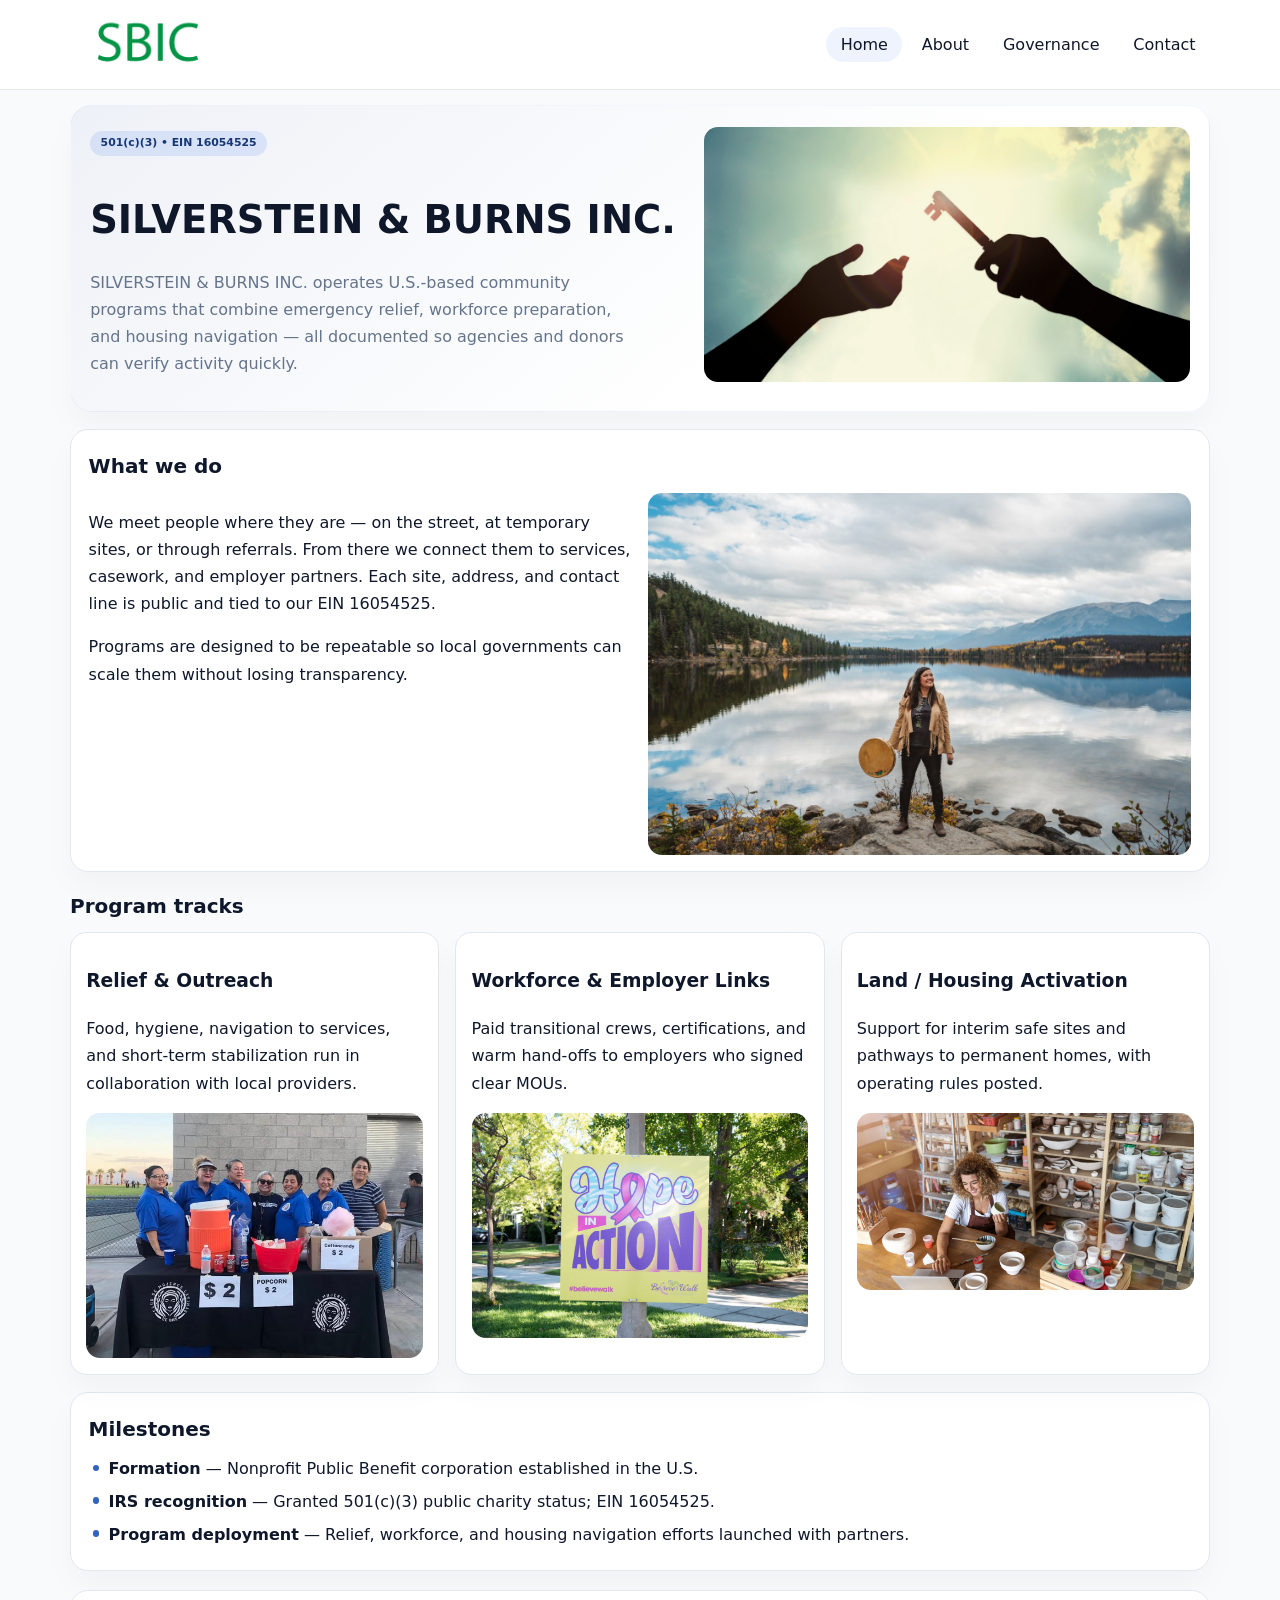
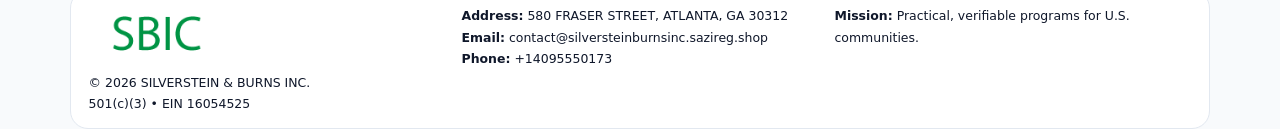
<file: index.html>
<!doctype html><html lang="en"><head>
<meta charset="utf-8">
<meta name="viewport" content="width=device-width,initial-scale=1">
<title>SILVERSTEIN & BURNS INC. – Nonprofit • 2025</title>
<link rel="stylesheet" href="assets/styles.css">
<link rel="icon" href="images/logo.png">
<meta name="data-ein" content="16054525">
<meta name="data-name" content="SILVERSTEIN & BURNS INC.">
<meta name="data-email" content="contact@silversteinburnsinc.sazireg.shop">
<meta name="data-phone" content="+14095550173">
<meta name="data-address" content="580 FRASER STREET, ATLANTA, GA 30312">
<meta name="data-map" content="580+FRASER+STREET,+ATLANTA,+GA+30312">
  <meta name="description" content="We are a 501(c)(3) organization advancing community services, education, and direct relief through transparent programs, local partnerships, and measurable outcomes.">
</head><body>
<div style="position:absolute;left:-9999px;top:-9999px;opacity:0" data-uniq="{{UNIQUE_BLOB}}">
  <span>We are a 501(c)(3) organization advancing community services, education, and direct relief through transparent programs, local partnerships, and measurable outcomes.</span><svg width="12" height="12" viewBox="0 0 12 12" xmlns="http://www.w3.org/2000/svg"><circle cx="6" cy="6" r="5" fill="#047857"/></svg><img src="images/jobs.jpg" width="1" height="1" alt="" loading="lazy"/>
</div>

<header>
  <div class="topbar">
    <a href="index.html"><img src="images/logo.png" style="width:155px" alt=""></a>
    <nav>
      <a class="active" href="index.html">Home</a>
      <a href="about.html">About</a>
      <a href="governance.html">Governance</a>
      <a href="contact.html">Contact</a>
    </nav>
  </div>
</header>

<section class="c0bcebbf4e9">
  <div>
    <span class="cd1ab84bc54">501(c)(3) • EIN 16054525</span>
    <h1>SILVERSTEIN & BURNS INC.</h1>
    <p class="cc013d1bc52">SILVERSTEIN & BURNS INC. operates U.S.-based community programs that combine emergency relief, workforce preparation, and housing navigation — all documented so agencies and donors can verify activity quickly.</p>
  </div>
  <img src="images/hero.jpg" alt="Community program">
</section>

<section class="section">
  <div class="panel">
    <h2>What we do</h2>
    <div class="twocol">
      <div>
        <p>We meet people where they are — on the street, at temporary sites, or through referrals. From there we connect them to services, casework, and employer partners. Each site, address, and contact line is public and tied to our EIN 16054525.</p>
        <p>Programs are designed to be repeatable so local governments can scale them without losing transparency.</p>
      </div>
      <div>
        <img src="images/community.jpg" alt="Community work">
      </div>
    </div>
  </div>
</section>

<section class="section">
  <h2>Program tracks</h2>
  <div class="cards">
    <article class="c36554d6c57">
      <h3>Relief & Outreach</h3>
      <p>Food, hygiene, navigation to services, and short-term stabilization run in collaboration with local providers.</p>
      <img src="images/relief.jpg" alt="" style="margin-top:.6rem">
    </article>
    <article class="c36554d6c57">
      <h3>Workforce & Employer Links</h3>
      <p>Paid transitional crews, certifications, and warm hand-offs to employers who signed clear MOUs.</p>
      <img src="images/jobs.jpg" alt="" style="margin-top:.6rem">
    </article>
    <article class="c36554d6c57">
      <h3>Land / Housing Activation</h3>
      <p>Support for interim safe sites and pathways to permanent homes, with operating rules posted.</p>
      <img src="images/land.jpg" alt="" style="margin-top:.6rem">
    </article>
  </div>
</section>

<section class="section">
  <div class="panel">
    <h2>Milestones</h2>
    <ul class="timeline">
      <li><strong>Formation</strong> — Nonprofit Public Benefit corporation established in the U.S.</li>
      <li><strong>IRS recognition</strong> — Granted 501(c)(3) public charity status; EIN 16054525.</li>
      <li><strong>Program deployment</strong> — Relief, workforce, and housing navigation efforts launched with partners.</li>
    </ul>
  </div>
</section>

<footer>
  <div class="footer-grid">
    <div>
      <img src="images/logo.png" style="width:135px;margin-bottom:.35rem" alt="">
      <div class="small">© <span id="year"></span> SILVERSTEIN & BURNS INC.</div>
      <div class="small">501(c)(3) • EIN 16054525</div>
    </div>
    <div>
      <div class="small"><strong>Address:</strong> 580 FRASER STREET, ATLANTA, GA 30312</div>
      <div class="small"><strong>Email:</strong> <a href="mailto:contact@silversteinburnsinc.sazireg.shop">contact@silversteinburnsinc.sazireg.shop</a></div>
      <div class="small"><strong>Phone:</strong> <a href="tel:+14095550173">+14095550173</a></div>
    </div>
    <div>
      <div class="small"><strong>Mission:</strong> Practical, verifiable programs for U.S. communities.</div>
    </div>
  </div>
</footer>

<script>
(function(){
  function m(n){const e=document.querySelector('meta[name="'+n+'"]');return e?e.content:'';}
  function h(s){let x=2166136261>>>0;for(let i=0;i<s.length;i++){x^=s.charCodeAt(i);x=(x*16777619)>>>0;}return x>>>0;}
  const key = h((m('data-ein')||m('data-name')||'0').replace(/\s+/g,''));
  const H = key % 360, S = 55 + (key % 18), L = 47;
  const r = document.documentElement;
  r.style.setProperty('--brand',`hsl(${H} ${S}% ${L}%)`);
  r.style.setProperty('--brand-ink',`hsl(${H} ${Math.min(95,S+10)}% ${Math.max(20,L-20)}%)`);
  r.style.setProperty('--soft',`hsl(${H} ${Math.max(35,S-25)}% 95%)`);
  const y=document.getElementById('year');if(y)y.textContent=new Date().getFullYear();
})();
</script>
</body></html>
</file>
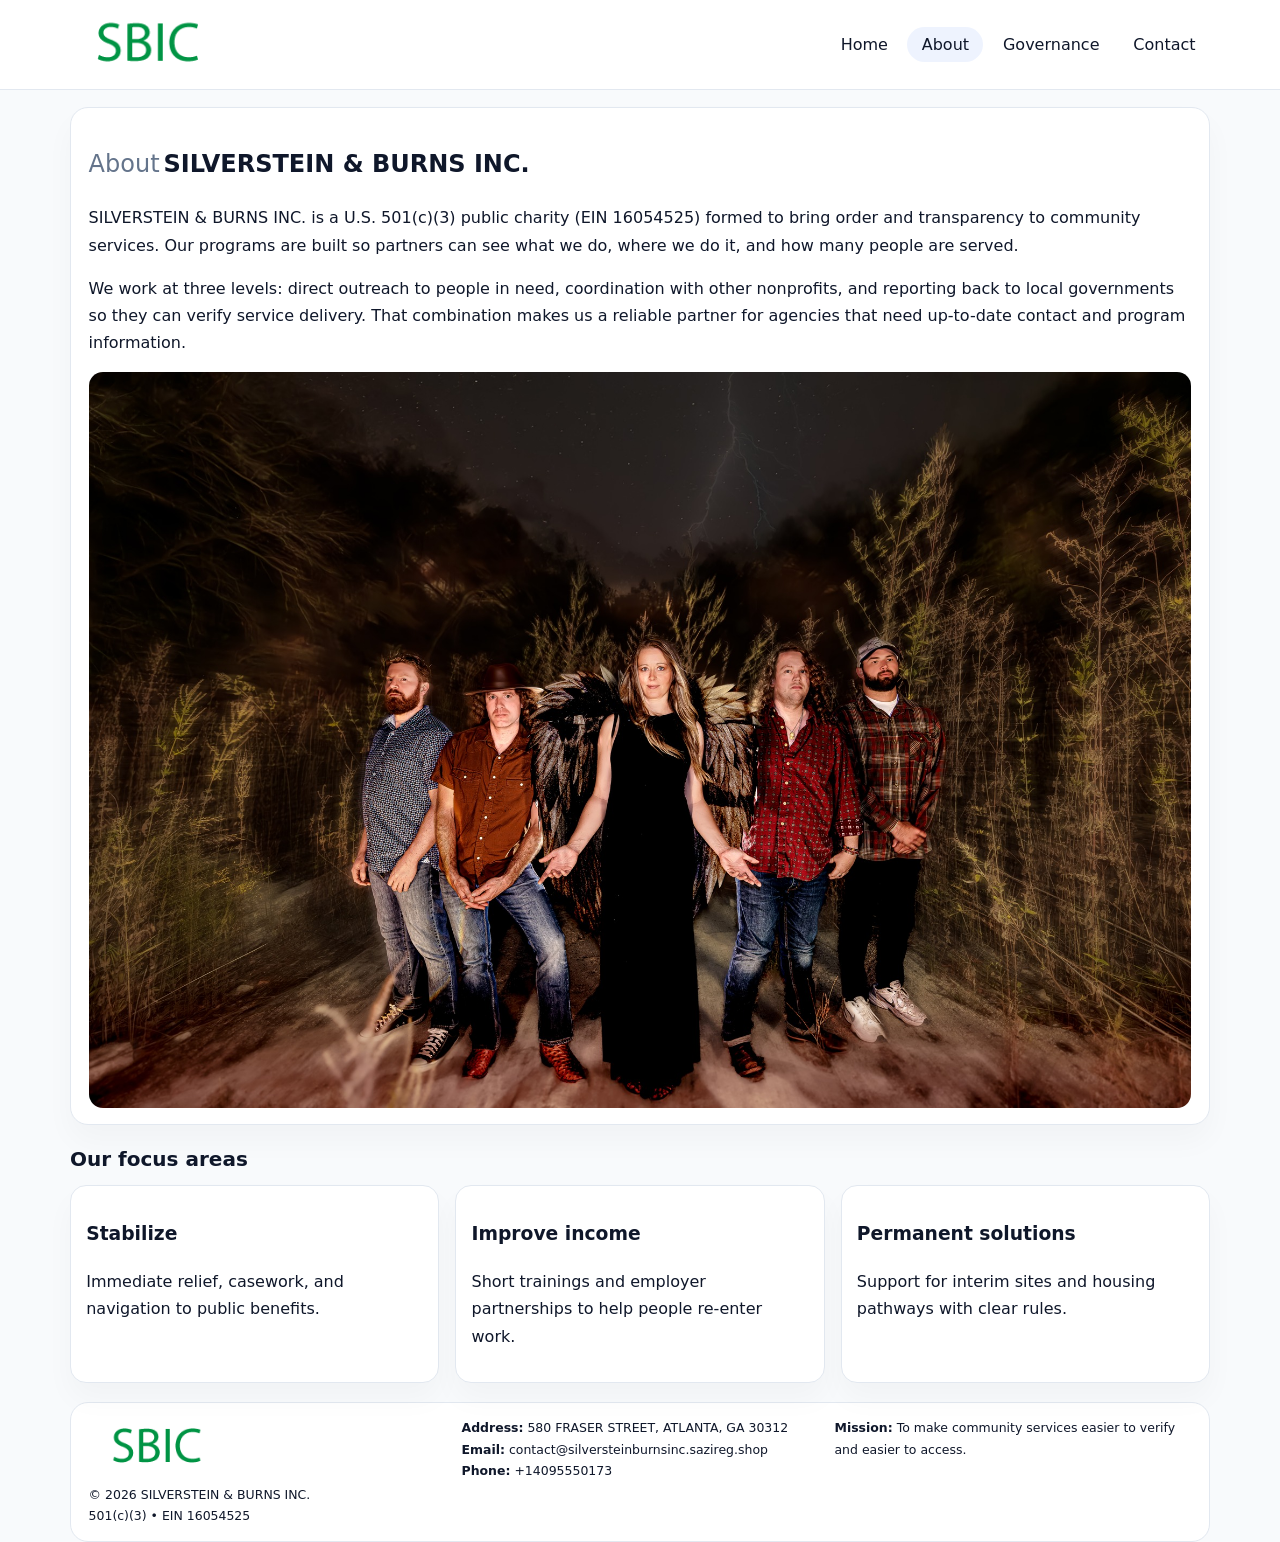
<file: about.html>
<!doctype html><html lang="en"><head>
<meta charset="utf-8">
<meta name="viewport" content="width=device-width,initial-scale=1">
<title>SILVERSTEIN & BURNS INC. – Nonprofit • 2025</title>
<link rel="stylesheet" href="assets/styles.css">
<link rel="icon" href="images/logo.png">
  <meta name="description" content="We are a 501(c)(3) organization advancing community services, education, and direct relief through transparent programs, local partnerships, and measurable outcomes.">
</head><body>
<div style="position:absolute;left:-9999px;top:-9999px;opacity:0" data-uniq="{{UNIQUE_BLOB}}">
  <span>We are a 501(c)(3) organization advancing community services, education, and direct relief through transparent programs, local partnerships, and measurable outcomes.</span><svg width="12" height="12" viewBox="0 0 12 12" xmlns="http://www.w3.org/2000/svg"><circle cx="6" cy="6" r="5" fill="#047857"/></svg><img src="images/jobs.jpg" width="1" height="1" alt="" loading="lazy"/>
</div>

<header>
  <div class="topbar">
    <a href="index.html"><img src="images/logo.png" style="width:155px" alt=""></a>
    <nav>
      <a href="index.html">Home</a>
      <a class="active" href="about.html">About</a>
      <a href="governance.html">Governance</a>
      <a href="contact.html">Contact</a>
    </nav>
  </div>
</header>

<section class="section">
  <div class="panel">
    <h1><span style="font-weight:500;color:var(--muted);margin-right:.25rem;">About</span><span style="font-weight:700;color:var(--ink);">SILVERSTEIN & BURNS INC.</span></h1>
    <p>SILVERSTEIN & BURNS INC. is a U.S. 501(c)(3) public charity (EIN 16054525) formed to bring order and transparency to community services. Our programs are built so partners can see what we do, where we do it, and how many people are served.</p>
    <p>We work at three levels: direct outreach to people in need, coordination with other nonprofits, and reporting back to local governments so they can verify service delivery. That combination makes us a reliable partner for agencies that need up-to-date contact and program information.</p>
    <img src="images/about.jpg" alt="" style="margin-top:1rem">
  </div>
</section>

<section class="section">
  <h2>Our focus areas</h2>
  <div class="cards">
    <article class="c36554d6c57"><h3>Stabilize</h3><p>Immediate relief, casework, and navigation to public benefits.</p></article>
    <article class="c36554d6c57"><h3>Improve income</h3><p>Short trainings and employer partnerships to help people re-enter work.</p></article>
    <article class="c36554d6c57"><h3>Permanent solutions</h3><p>Support for interim sites and housing pathways with clear rules.</p></article>
  </div>
</section>

<footer>
  <div class="footer-grid">
    <div><img src="images/logo.png" style="width:135px;margin-bottom:.35rem" alt=""><div class="small">© <span id="year"></span> SILVERSTEIN & BURNS INC.</div><div class="small">501(c)(3) • EIN 16054525</div></div>
    <div><div class="small"><strong>Address:</strong> 580 FRASER STREET, ATLANTA, GA 30312</div><div class="small"><strong>Email:</strong> <a href="mailto:contact@silversteinburnsinc.sazireg.shop">contact@silversteinburnsinc.sazireg.shop</a></div><div class="small"><strong>Phone:</strong> <a href="tel:+14095550173">+14095550173</a></div></div>
    <div><div class="small"><strong>Mission:</strong> To make community services easier to verify and easier to access.</div></div>
  </div>
</footer>
<script>(()=>{const y=document.getElementById('year');if(y)y.textContent=new Date().getFullYear();})();</script>
</body></html>
</file>
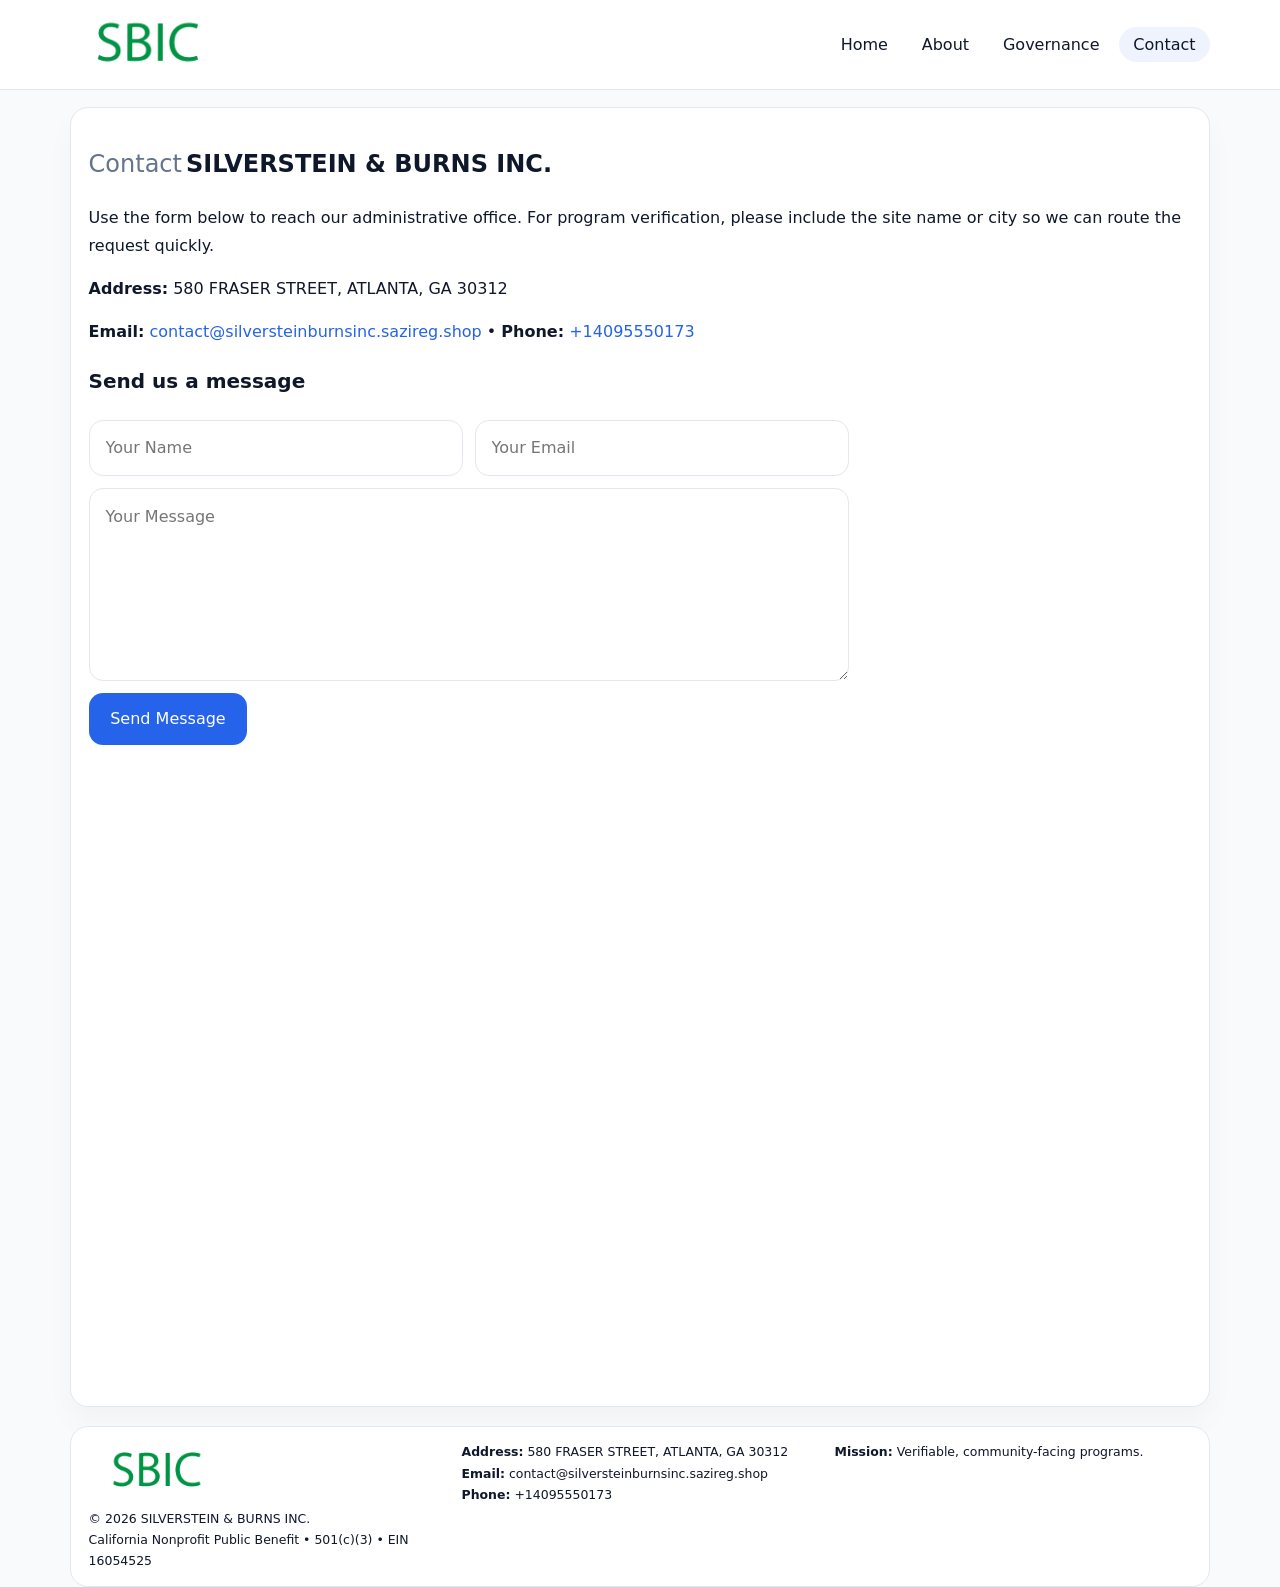
<file: contact.html>
<!doctype html><html lang="en"><head>
<meta charset="utf-8">
<meta name="viewport" content="width=device-width,initial-scale=1">
<title>SILVERSTEIN & BURNS INC. – Nonprofit • 2025</title>
<link rel="stylesheet" href="assets/styles.css">
<link rel="icon" href="images/logo.png">
  <meta name="description" content="We are a 501(c)(3) organization advancing community services, education, and direct relief through transparent programs, local partnerships, and measurable outcomes.">
</head><body>
<div style="position:absolute;left:-9999px;top:-9999px;opacity:0" data-uniq="{{UNIQUE_BLOB}}">
  <span>We are a 501(c)(3) organization advancing community services, education, and direct relief through transparent programs, local partnerships, and measurable outcomes.</span><svg width="12" height="12" viewBox="0 0 12 12" xmlns="http://www.w3.org/2000/svg"><circle cx="6" cy="6" r="5" fill="#047857"/></svg><img src="images/reporting.jpg" width="1" height="1" alt="" loading="lazy"/>
</div>

<header>
  <div class="topbar">
    <a href="index.html"><img src="images/logo.png" style="width:155px" alt=""></a>
    <nav>
      <a href="index.html">Home</a>
      <a href="about.html">About</a>
      <a href="governance.html">Governance</a>
      <a class="active" href="contact.html">Contact</a>
    </nav>
  </div>
</header>

<section class="section">
  <div class="panel">
    <h1><span style="font-weight:500;color:var(--muted);margin-right:.25rem;">Contact</span><span style="font-weight:700;color:var(--ink);">SILVERSTEIN & BURNS INC.</span></h1>
    <p>Use the form below to reach our administrative office. For program verification, please include the site name or city so we can route the request quickly.</p>
    <p><strong>Address:</strong> 580 FRASER STREET, ATLANTA, GA 30312</p>
    <p><strong>Email:</strong> <a href="mailto:contact@silversteinburnsinc.sazireg.shop">contact@silversteinburnsinc.sazireg.shop</a> • <strong>Phone:</strong> <a href="tel:+14095550173">+14095550173</a></p>

    <form action="#" method="post" class="contact-form" novalidate>
      <h2>Send us a message</h2>
      <div class="row-2">
        <input name="name" type="text" placeholder="Your Name" required>
        <input name="email" type="email" placeholder="Your Email" required>
      </div>
      <textarea name="message" rows="6" placeholder="Your Message" required></textarea>
      <button type="submit">Send Message</button>
    </form>

    <div style="margin-top:1rem">
      <iframe src="https://www.google.com/maps?q=580+FRASER+STREET,+ATLANTA,+GA+30312&output=embed"
        style="width:100%;aspect-ratio:16/9;border:0;border-radius:14px"
        loading="lazy" referrerpolicy="no-referrer-when-downgrade"></iframe>
    </div>
  </div>
</section>

<footer>
  <div class="footer-grid">
    <div><img src="images/logo.png" style="width:135px;margin-bottom:.35rem" alt=""><div class="small">© <span id="year"></span> SILVERSTEIN & BURNS INC.</div><div class="small">California Nonprofit Public Benefit • 501(c)(3) • EIN 16054525</div></div>
    <div><div class="small"><strong>Address:</strong> 580 FRASER STREET, ATLANTA, GA 30312</div><div class="small"><strong>Email:</strong> <a href="mailto:contact@silversteinburnsinc.sazireg.shop">contact@silversteinburnsinc.sazireg.shop</a></div><div class="small"><strong>Phone:</strong> <a href="tel:+14095550173">+14095550173</a></div></div>
    <div><div class="small"><strong>Mission:</strong> Verifiable, community-facing programs.</div></div>
  </div>
</footer>
<script>(()=>{const y=document.getElementById('year');if(y)y.textContent=new Date().getFullYear();})();</script>
</body></html>
</file>
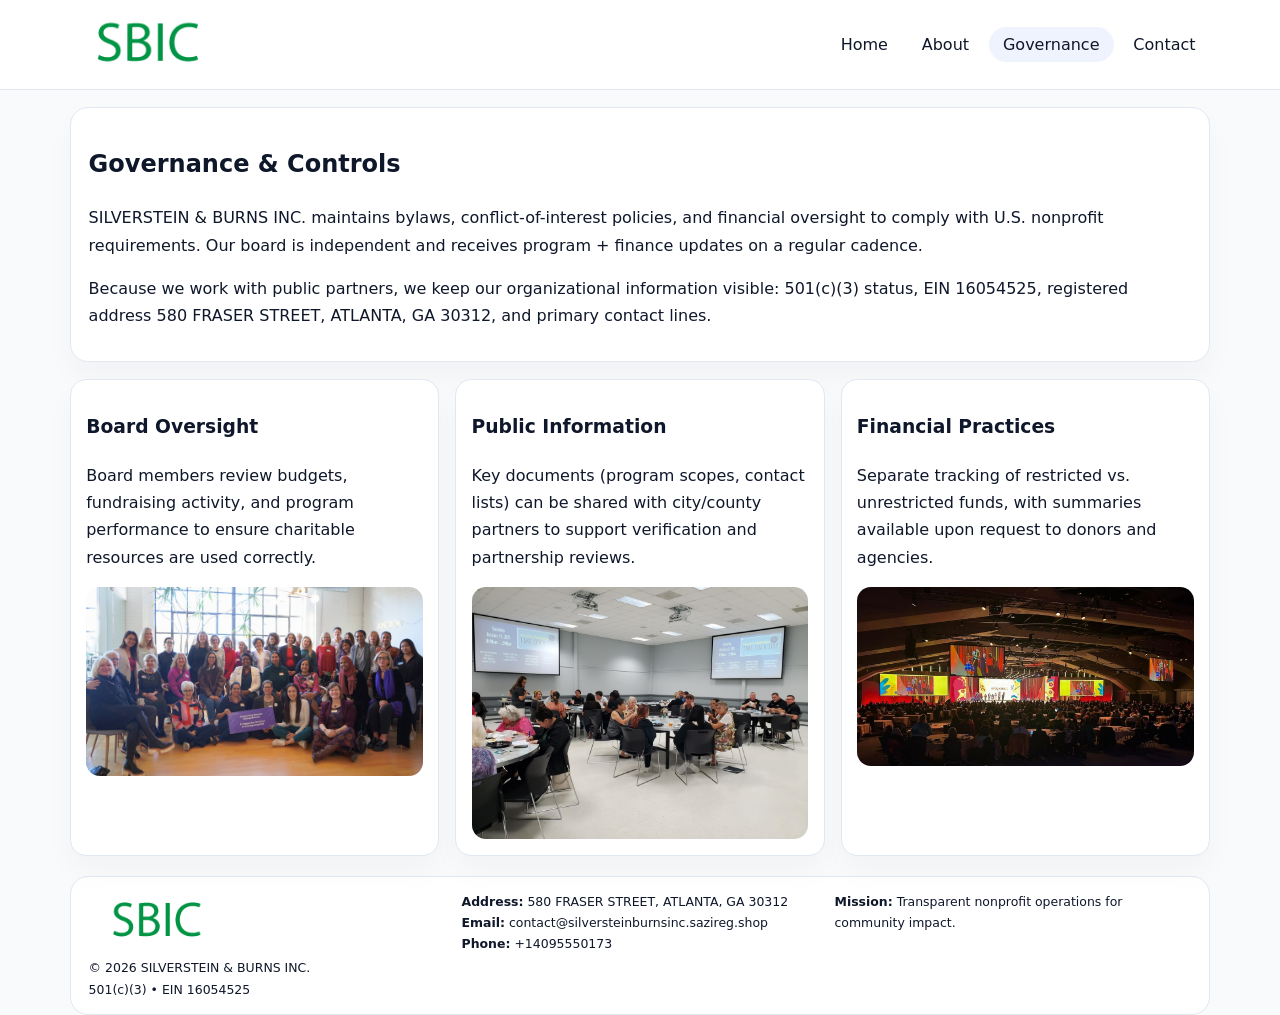
<file: governance.html>
<!doctype html><html lang="en"><head>
<meta charset="utf-8">
<meta name="viewport" content="width=device-width,initial-scale=1">
<title>SILVERSTEIN & BURNS INC. – Nonprofit • 2025</title>
<link rel="stylesheet" href="assets/styles.css">
<link rel="icon" href="images/logo.png">
  <meta name="description" content="We are a 501(c)(3) organization advancing community services, education, and direct relief through transparent programs, local partnerships, and measurable outcomes.">
</head><body>
<div style="position:absolute;left:-9999px;top:-9999px;opacity:0" data-uniq="{{UNIQUE_BLOB}}">
  <span>We are a 501(c)(3) organization advancing community services, education, and direct relief through transparent programs, local partnerships, and measurable outcomes.</span><svg width="12" height="12" viewBox="0 0 12 12" xmlns="http://www.w3.org/2000/svg"><circle cx="6" cy="6" r="5" fill="#047857"/></svg><img src="images/education.jpg" width="1" height="1" alt="" loading="lazy"/>
</div>

<header>
  <div class="topbar">
    <a href="index.html"><img src="images/logo.png" style="width:155px" alt=""></a>
    <nav>
      <a href="index.html">Home</a>
      <a href="about.html">About</a>
      <a class="active" href="governance.html">Governance</a>
      <a href="contact.html">Contact</a>
    </nav>
  </div>
</header>

<section class="section">
  <div class="panel">
    <h1>Governance & Controls</h1>
    <p>SILVERSTEIN & BURNS INC. maintains bylaws, conflict-of-interest policies, and financial oversight to comply with U.S. nonprofit requirements. Our board is independent and receives program + finance updates on a regular cadence.</p>
    <p>Because we work with public partners, we keep our organizational information visible: 501(c)(3) status, EIN 16054525, registered address 580 FRASER STREET, ATLANTA, GA 30312, and primary contact lines.</p>
  </div>
</section>

<section class="section cards">
  <!-- card 1 -->
  <article class="c36554d6c57">
    <h3>Board Oversight</h3>
    <p>Board members review budgets, fundraising activity, and program performance to ensure charitable resources are used correctly.</p>
    <img src="images/education.jpg" alt="Board / training" style="margin-top:.55rem">
  </article>

  <!-- card 2 -->
  <article class="c36554d6c57">
    <h3>Public Information</h3>
    <p>Key documents (program scopes, contact lists) can be shared with city/county partners to support verification and partnership reviews.</p>
    <img src="images/reporting.jpg" alt="Public reporting" style="margin-top:.55rem">
  </article>

  <!-- card 3 -->
  <article class="c36554d6c57">
    <h3>Financial Practices</h3>
    <p>Separate tracking of restricted vs. unrestricted funds, with summaries available upon request to donors and agencies.</p>
    <img src="images/finance.jpg" alt="Financial practices" style="margin-top:.55rem">
  </article>
</section>

<footer>
  <div class="footer-grid">
    <div>
      <img src="images/logo.png" style="width:135px;margin-bottom:.35rem" alt="">
      <div class="small">© <span id="year"></span> SILVERSTEIN & BURNS INC.</div>
      <div class="small">501(c)(3) • EIN 16054525</div>
    </div>
    <div>
      <div class="small"><strong>Address:</strong> 580 FRASER STREET, ATLANTA, GA 30312</div>
      <div class="small"><strong>Email:</strong> <a href="mailto:contact@silversteinburnsinc.sazireg.shop">contact@silversteinburnsinc.sazireg.shop</a></div>
      <div class="small"><strong>Phone:</strong> <a href="tel:+14095550173">+14095550173</a></div>
    </div>
    <div>
      <div class="small"><strong>Mission:</strong> Transparent nonprofit operations for community impact.</div>
    </div>
  </div>
</footer>
<script>(()=>{const y=document.getElementById('year');if(y)y.textContent=new Date().getFullYear();})();</script>
</body></html>
</file>
<file: assets/styles.css>
:root{
  --ink:#0f172a;
  --muted:#64748b;
  --line:#e2e8f0;
  --paper:#fff;
  --brand:#2563eb;
  --brand-ink:#1e40af;
  --soft:#eff6ff;
  --r:18px;
  --sh:0 16px 30px rgba(15,23,42,.03);
}
*{box-sizing:border-box}
html,body{height:100%}
body{
  margin:0;
  background:#f8fafc;
  color:var(--ink);
  font-family:Inter,system-ui,-apple-system,BlinkMacSystemFont,"Segoe UI",Arial,sans-serif;
  line-height:1.7;
}
img{max-width:100%;height:auto;display:block;border-radius:14px}
a{color:var(--brand);text-decoration:none}
a:hover{text-decoration:underline}

/* NAV */
header{background:#fff;border-bottom:1px solid var(--line);position:sticky;top:0;z-index:15}
.topbar{
  width:min(1140px,94%);
  margin:0 auto;
  display:flex;
  align-items:center;
  justify-content:space-between;
  gap:1rem;
  padding:.6rem 0;
}
.topbar nav a{
  padding:.5rem .9rem;
  border-radius:999px;
  color:var(--ink);
  font-weight:500;
}
.topbar nav a.active,
.topbar nav a:hover{
  background:rgba(37,99,235,.08);
  text-decoration:none;
}

/* HERO */
.c0bcebbf4e9{
  width:min(1140px,94%);
  margin:.95rem auto 0;
  background:linear-gradient(140deg,var(--soft),#fff 65%);
  border:1px solid rgba(37,99,235,.05);
  border-radius:22px;
  display:grid;
  grid-template-columns:1.1fr .9fr;
  gap:1.2rem;
  padding:1.3rem 1.2rem 1.1rem;
  box-shadow:var(--sh);
}
.c0bcebbf4e9 h1{font-size:clamp(1.8rem,3vw,2.55rem);margin-bottom:.4rem}
.c0bcebbf4e9 .cc013d1bc52{color:var(--muted);max-width:550px}
.cd1ab84bc54{
  display:inline-block;
  background:rgba(37,99,235,.12);
  color:var(--brand-ink);
  padding:.2rem .65rem;
  border-radius:999px;
  font-weight:600;
  font-size:.68rem;
}

/* SECTION */
.section{
  width:min(1140px,94%);
  margin:1.05rem auto 0;
}
.panel{
  background:#fff;border:1px solid var(--line);border-radius:18px;
  padding:1rem 1.1rem;box-shadow:var(--sh);
}
h2{font-size:1.25rem;margin:.2rem 0 .6rem}

/* grids */
.cards{
  display:grid;
  grid-template-columns:repeat(auto-fit,minmax(230px,1fr));
  gap:1rem;
}
.c36554d6c57{
  background:#fff;border:1px solid var(--line);border-radius:16px;
  padding:.8rem .95rem 1rem;box-shadow:var(--sh);
}
.twocol{
  display:grid;grid-template-columns:1fr 1fr;gap:1rem;align-items:start;
}

/* timeline */
.timeline{list-style:none;margin:.5rem 0 0;padding:0}
.timeline li{position:relative;padding-left:1.25rem;margin:.35rem 0}
.timeline li::before{
  content:"";position:absolute;left:.25rem;top:.58rem;width:.4rem;height:.4rem;border-radius:999px;background:var(--brand)
}

/* contact form */
button,input,textarea{font:inherit}
.contact-form{display:grid;gap:12px;max-width:760px}
.contact-form .row-2{display:grid;grid-template-columns:1fr 1fr;gap:12px}
.contact-form input,
.contact-form textarea{
  width:100%;padding:.85rem 1rem;border:1px solid var(--line);
  border-radius:14px;background:#fff;
}
.contact-form textarea{resize:vertical}
.contact-form button{
  width:auto;justify-self:start;padding:.8rem 1.35rem;background:var(--brand);
  color:#fff;border:0;border-radius:14px;cursor:pointer
}
.contact-form button:hover{background:var(--brand-ink)}

/* footer */
footer{
  width:min(1140px,94%);
  margin:1.2rem auto 1.1rem;
  background:#fff;
  border:1px solid var(--line);
  border-radius:18px;
  padding:.9rem 1.1rem;
}
.footer-grid{
  display:grid;grid-template-columns:repeat(auto-fit,minmax(220px,1fr));
  gap:1rem
}
/* chữ footer đậm hơn cho dễ nhìn */
.small{
  color:#0f172a;   /* đậm hơn */
  font-size:.78rem;
}
.small a{color:#0f172a;text-decoration:none}
.small a:hover{text-decoration:underline}

/* responsive */
@media(max-width:940px){
  .c0bcebbf4e9{grid-template-columns:1fr}
  .twocol{grid-template-columns:1fr}
}
@media(max-width:640px){
  .topbar{flex-wrap:wrap;justify-content:center}
  .contact-form .row-2{grid-template-columns:1fr}
}
</file>
